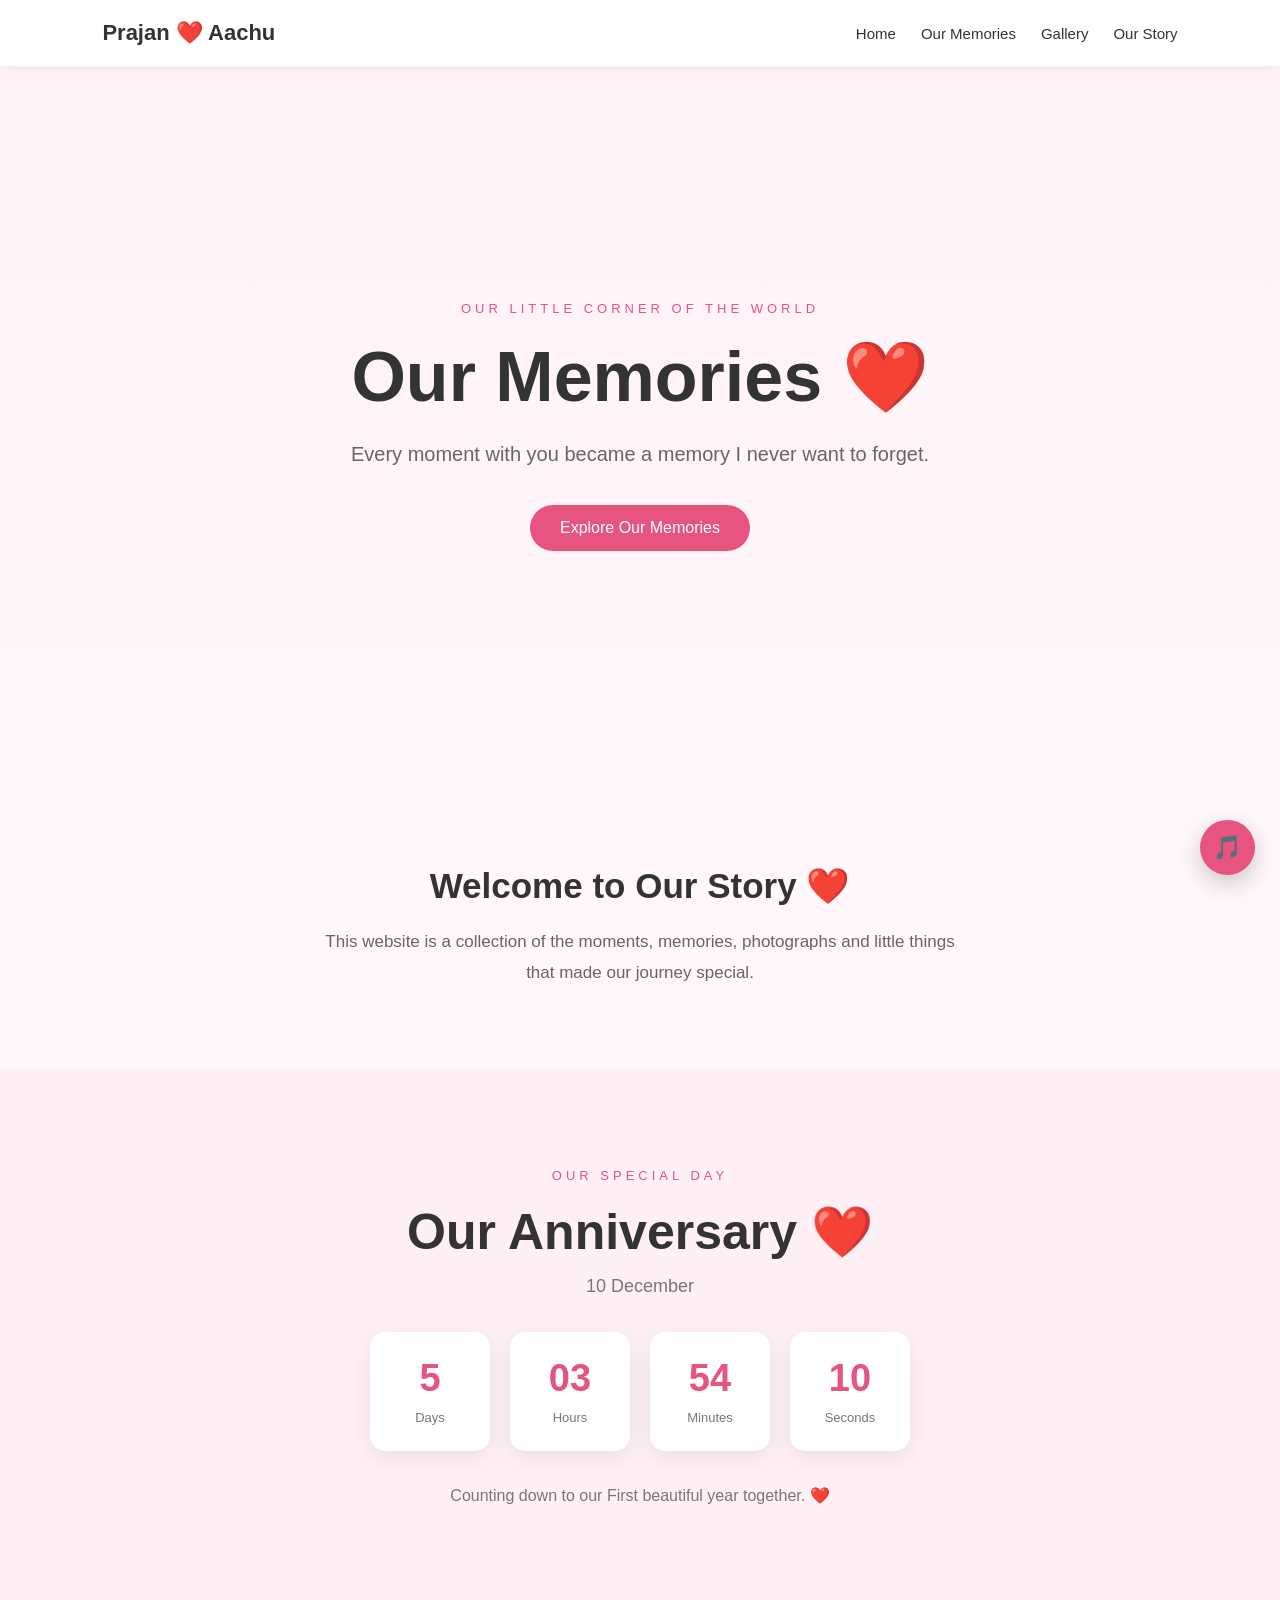
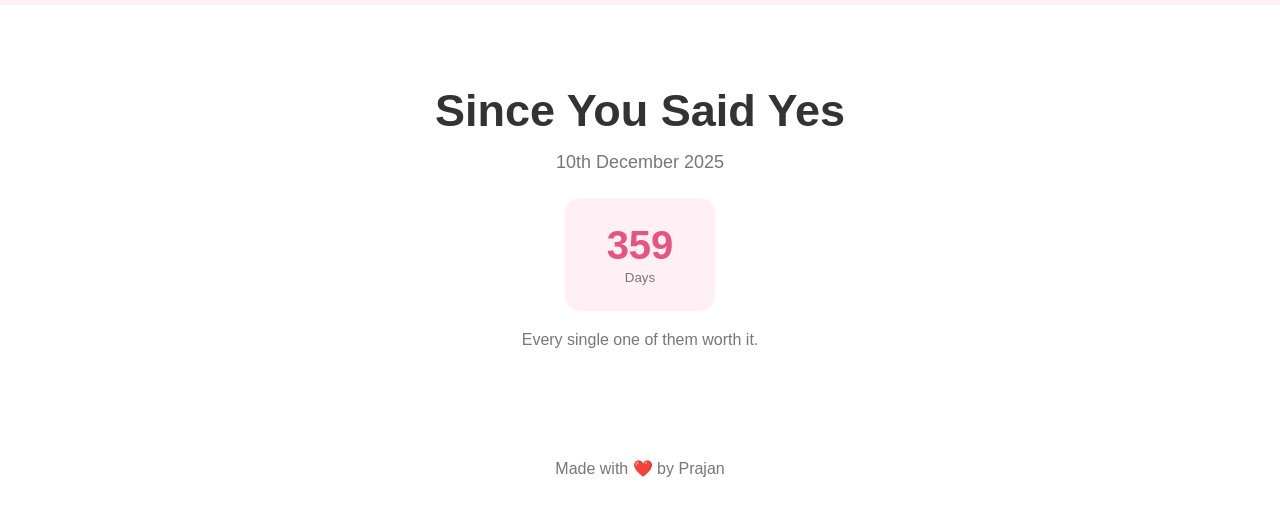
<file: index.html>
<!DOCTYPE html>
<html lang="en">

<head>

    <meta charset="UTF-8">

    <meta name="viewport" content="width=device-width, initial-scale=1.0">

    <title>Our Memories ❤️</title>

    <link rel="stylesheet" href="css/style.css">

</head>

<body>
    <audio id="backgroundMusic" loop>
    <source src="music/our-song.mp3" type="audio/mpeg">
</audio>

<button class="music-button" onclick="toggleMusic()">
    🎵
</button>

    <nav class="navbar">

        <div class="logo">
            Prajan ❤️ Aachu
        </div>

        <div class="nav-links">

            <a href="index.html">Home</a>

            <a href="memories.html">Our Memories</a>

            <a href="gallery.html">Gallery</a>

            <a href="about.html">Our Story</a>

        </div>

    </nav>


    <section class="hero">

        <div class="hero-content">

            <p class="small-title">
                OUR LITTLE CORNER OF THE WORLD
            </p>

            <h1>
                Our Memories ❤️
            </h1>

            <p class="subtitle">
                Every moment with you became a memory
                I never want to forget.
            </p>

            <a href="memories.html" class="button">
                Explore Our Memories
                
            </a>

        </div>

    </section>


<section class="intro">

    <h2>
        Welcome to Our Story ❤️
    </h2>

    <p>
        This website is a collection of the moments,
        memories, photographs and little things
        that made our journey special.
    </p>

</section>



<!-- ANNIVERSARY COUNTDOWN -->

<section class="anniversary">

    <p class="small-title">
        OUR SPECIAL DAY
    </p>

    <h2>
        Our Anniversary ❤️
    </h2>

    <p class="anniversary-date">
        10 December
    </p>

    <div class="countdown">

        <div class="time-box">
            <span id="days">0</span>
            <small>Days</small>
        </div>

        <div class="time-box">
            <span id="hours">0</span>
            <small>Hours</small>
        </div>

        <div class="time-box">
            <span id="minutes">0</span>
            <small>Minutes</small>
        </div>

        <div class="time-box">
            <span id="seconds">0</span>
            <small>Seconds</small>
        </div>

    </div>

    <p class="anniversary-message">
        Counting down to our First beautiful year together. ❤️
    </p>

</section>

<section class="since-proposal">
    <h2>Since You Said Yes</h2>
    <p class="since-proposal-date">10th December 2025</p>

    <div class="since-box">
        <span id="sinceProposal">0</span>
        <small>Days</small>
    </div>

    <p class="since-proposal-message">Every single one of them worth it.</p>
</section>

    <footer>

        <p>
            Made with ❤️ by Prajan
        </p>

    </footer>
 
    <script src="js/script.js"></script>

</body>

</html>
</file>
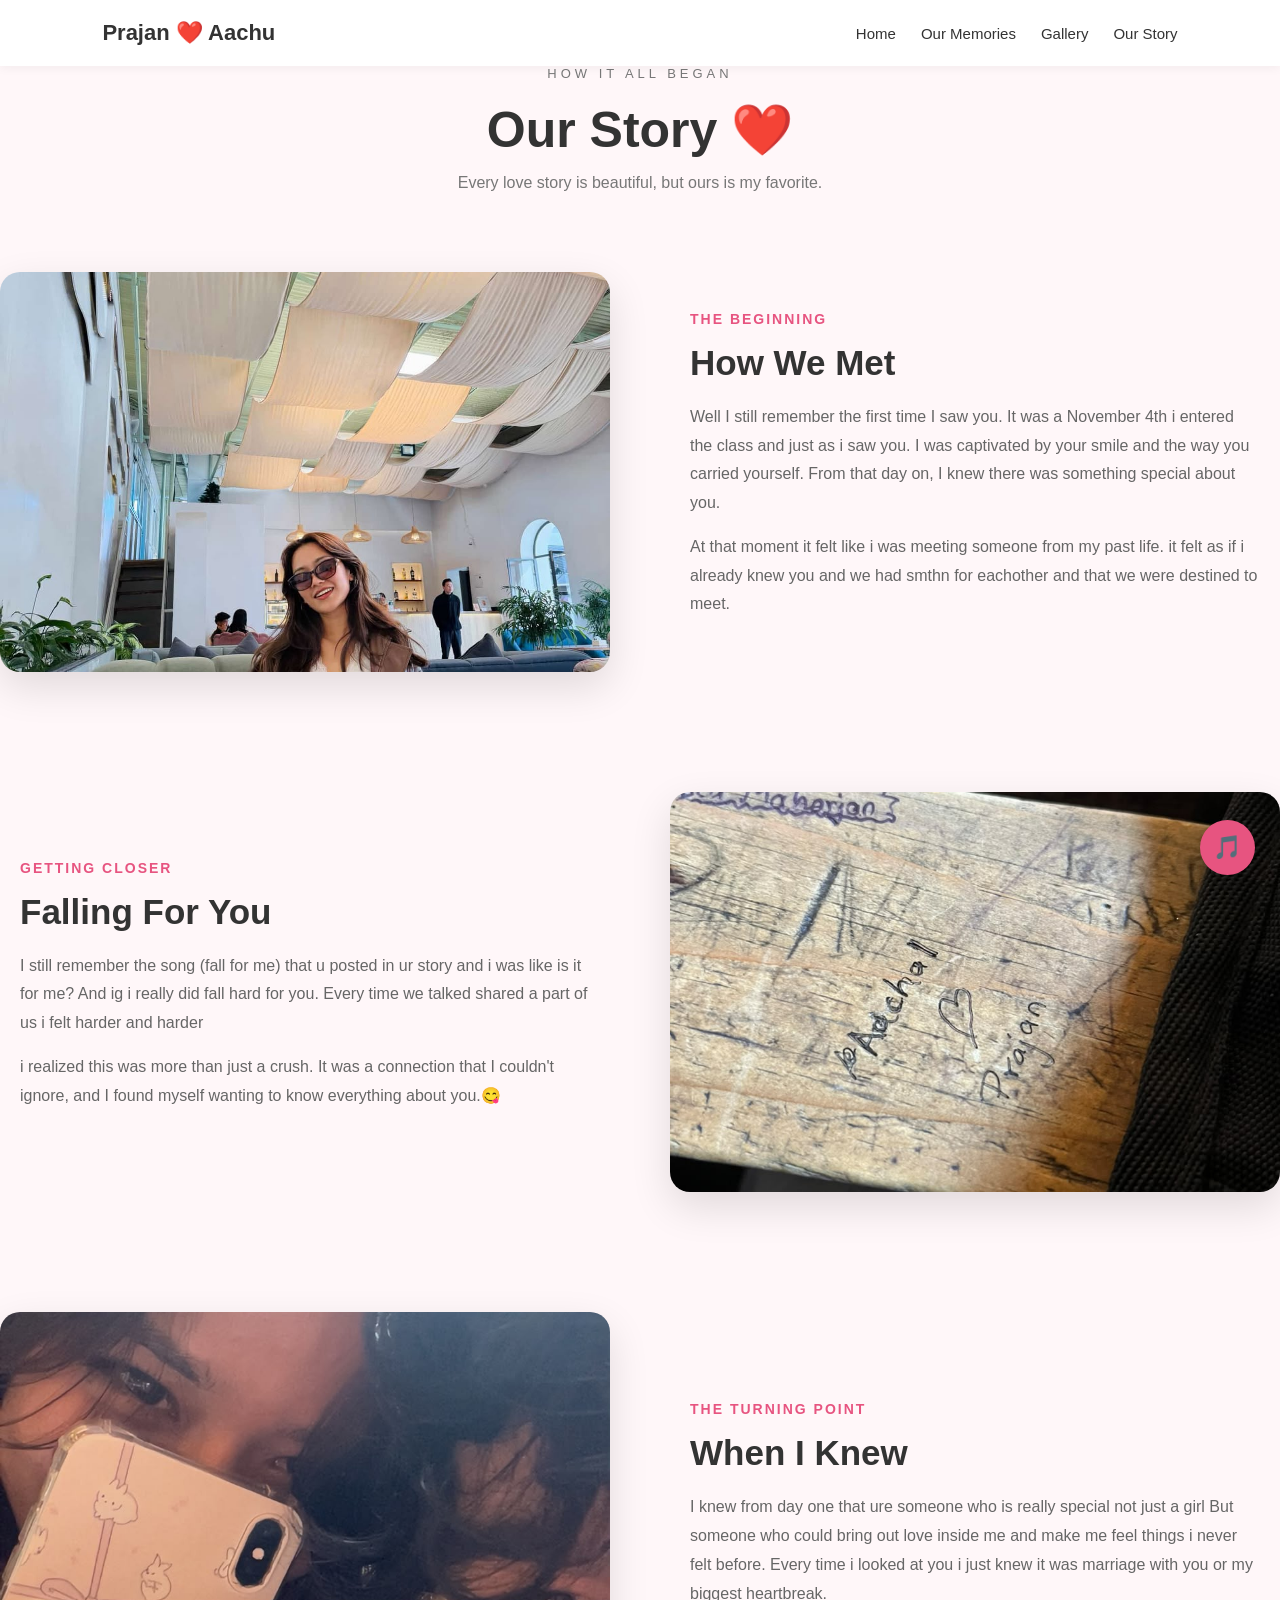
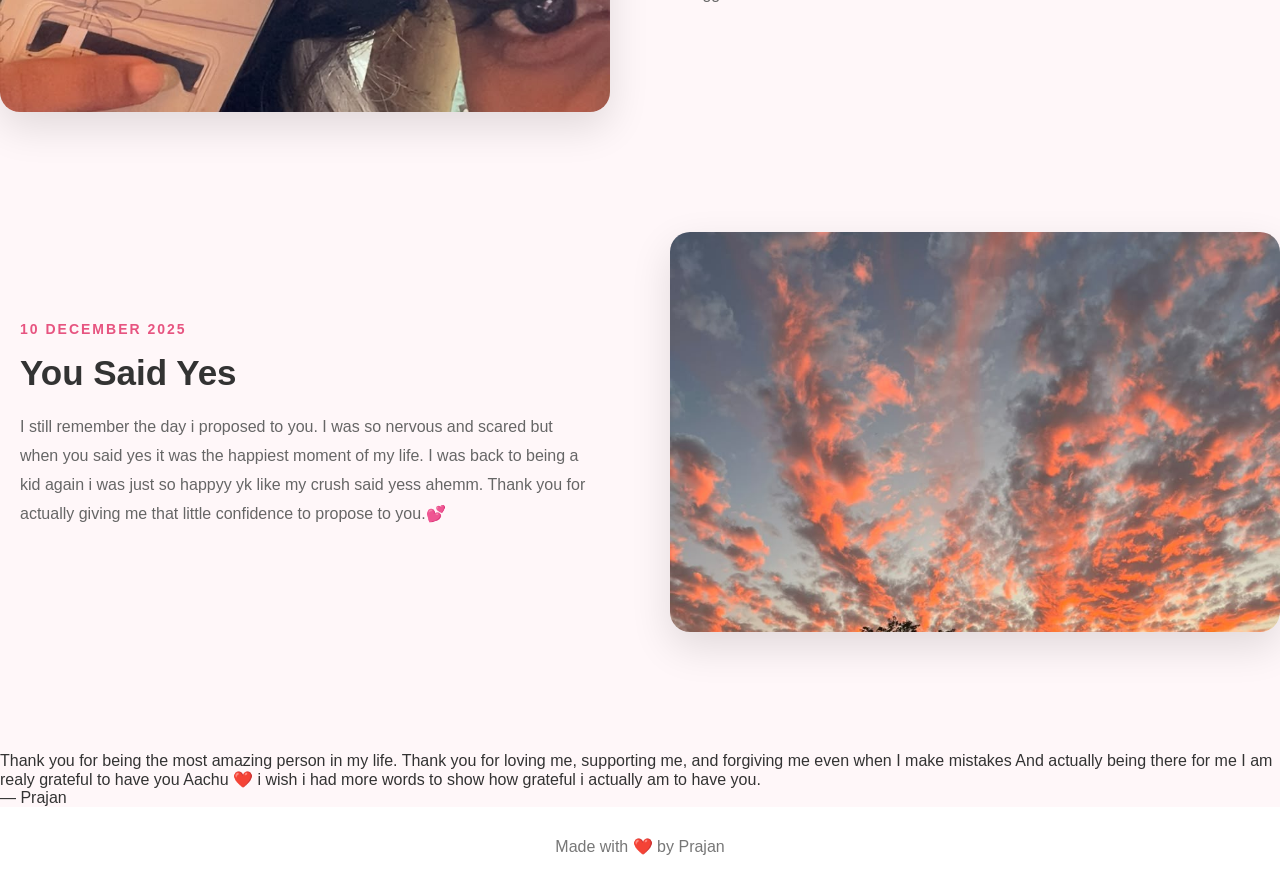
<file: about.html>
<!DOCTYPE html>
<html lang="en">

<head>

    <meta charset="UTF-8">

    <meta name="viewport" content="width=device-width, initial-scale=1.0">

    <title>Our Story ❤️</title>

    <link rel="stylesheet" href="css/style.css">

</head>

<body>
    <audio id="backgroundMusic" loop>
    <source src="music/our-song.mp3" type="audio/mpeg">
</audio>

<button class="music-button" onclick="toggleMusic()">
    🎵
</button>

    <nav class="navbar">

        <div class="logo">
            Prajan ❤️ Aachu
        </div>

        <div class="nav-links">

            <a href="index.html">Home</a>
            <a href="memories.html">Our Memories</a>
            <a href="gallery.html">Gallery</a>
            <a href="about.html">Our Story</a>

        </div>

    </nav>


    <section class="about-page">

        <div class="page-heading">

            <p class="small-title">
                HOW IT ALL BEGAN
            </p>

            <h1>
                Our Story ❤️
            </h1>

            <p>
                Every love story is beautiful, but ours is my favorite.
            </p>

        </div>


        <!-- HOW WE MET -->

        <div class="memory">

            <div class="memory-image">

                <img src="images/about1.jpg" alt="How we met">

            </div>

            <div class="memory-content">

                <span class="memory-date">
                    THE BEGINNING
                </span>

                <h2>
                    How We Met
                </h2>

                <p>
                    Well I still remember the first time I saw you. 
                    It was a November 4th i entered the class and just as i saw you. 
                    I was captivated by your smile and the way you carried yourself.
                     From that day on, I knew there was something special about you.
                </p>

                <p>
                    At that moment it felt like i was meeting someone from my past life. 
                    it felt as if i already knew you and we had smthn for eachother and that we were destined to meet.
                </p>

            </div>

        </div>


        <!-- GETTING CLOSER -->

        <div class="memory reverse">

            <div class="memory-image">

                <img src="images/about2.jpg" alt="Getting to know each other">

            </div>

            <div class="memory-content">

                <span class="memory-date">
                    GETTING CLOSER
                </span>

                <h2>
                    Falling For You
                </h2>

                <p>
                    I still remember the song (fall for me) that u posted in ur story and i was like is it for me?
                    And ig i really did fall hard for you. 
                    Every time we talked shared a part of us i felt harder and harder 
                </p>

                <p>
                    i realized this was more than just a crush.
                     It was a connection that I couldn't ignore, 
                     and I found myself wanting to know everything about you.😋
                </p>

            </div>

        </div>


        <!-- THE TURNING POINT -->

        <div class="memory">

            <div class="memory-image">

                <img src="images/about3.jpg" alt="The turning point">

            </div>

            <div class="memory-content">

                <span class="memory-date">
                    THE TURNING POINT
                </span>

                <h2>
                    When I Knew
                </h2>

                <p>
                    I knew from day one that ure someone who is really special not just a girl 
                    But someone who could bring out love inside me and make me feel things i never felt before.
                    Every time i looked at you i just knew it was marriage with you or my biggest heartbreak.
                </p>

            </div>

        </div>


        <!-- THE PROPOSAL -->

        <div class="memory reverse">

            <div class="memory-image">

                <img src="images/about4.jpg" alt="The proposal">

            </div>

            <div class="memory-content">

                <span class="memory-date">
                    10 DECEMBER 2025
                </span>

                <h2>
                    You Said Yes
                </h2>

                <p>
                    I still remember the day i proposed to you. 
                    I was so nervous and scared but when you said yes it was the happiest moment of my life. 
                    I was back to being a kid again i was just so happyy yk like my crush said yess ahemm.
                    Thank you for actually giving me that little confidence to propose to you.💕
                </p>

            </div>

        </div>


        <!-- CLOSING MESSAGE -->

        <div class="about-closing">

            <p class="about-closing-message">
                Thank you for being the most amazing person in my life.
                Thank you for loving me, supporting me, and forgiving me even when I make mistakes
                And actually being there for me 
                I am realy grateful to have you Aachu  ❤️

                i wish i had more words to show how grateful i actually am to have you.
            </p>

            <p class="about-closing-signature">
                — Prajan
            </p>

        </div>

    </section>


    <footer>

        <p>
            Made with ❤️ by Prajan
        </p>

    </footer>
    <script src="js/script.js"></script>

</body>

</html>
</file>
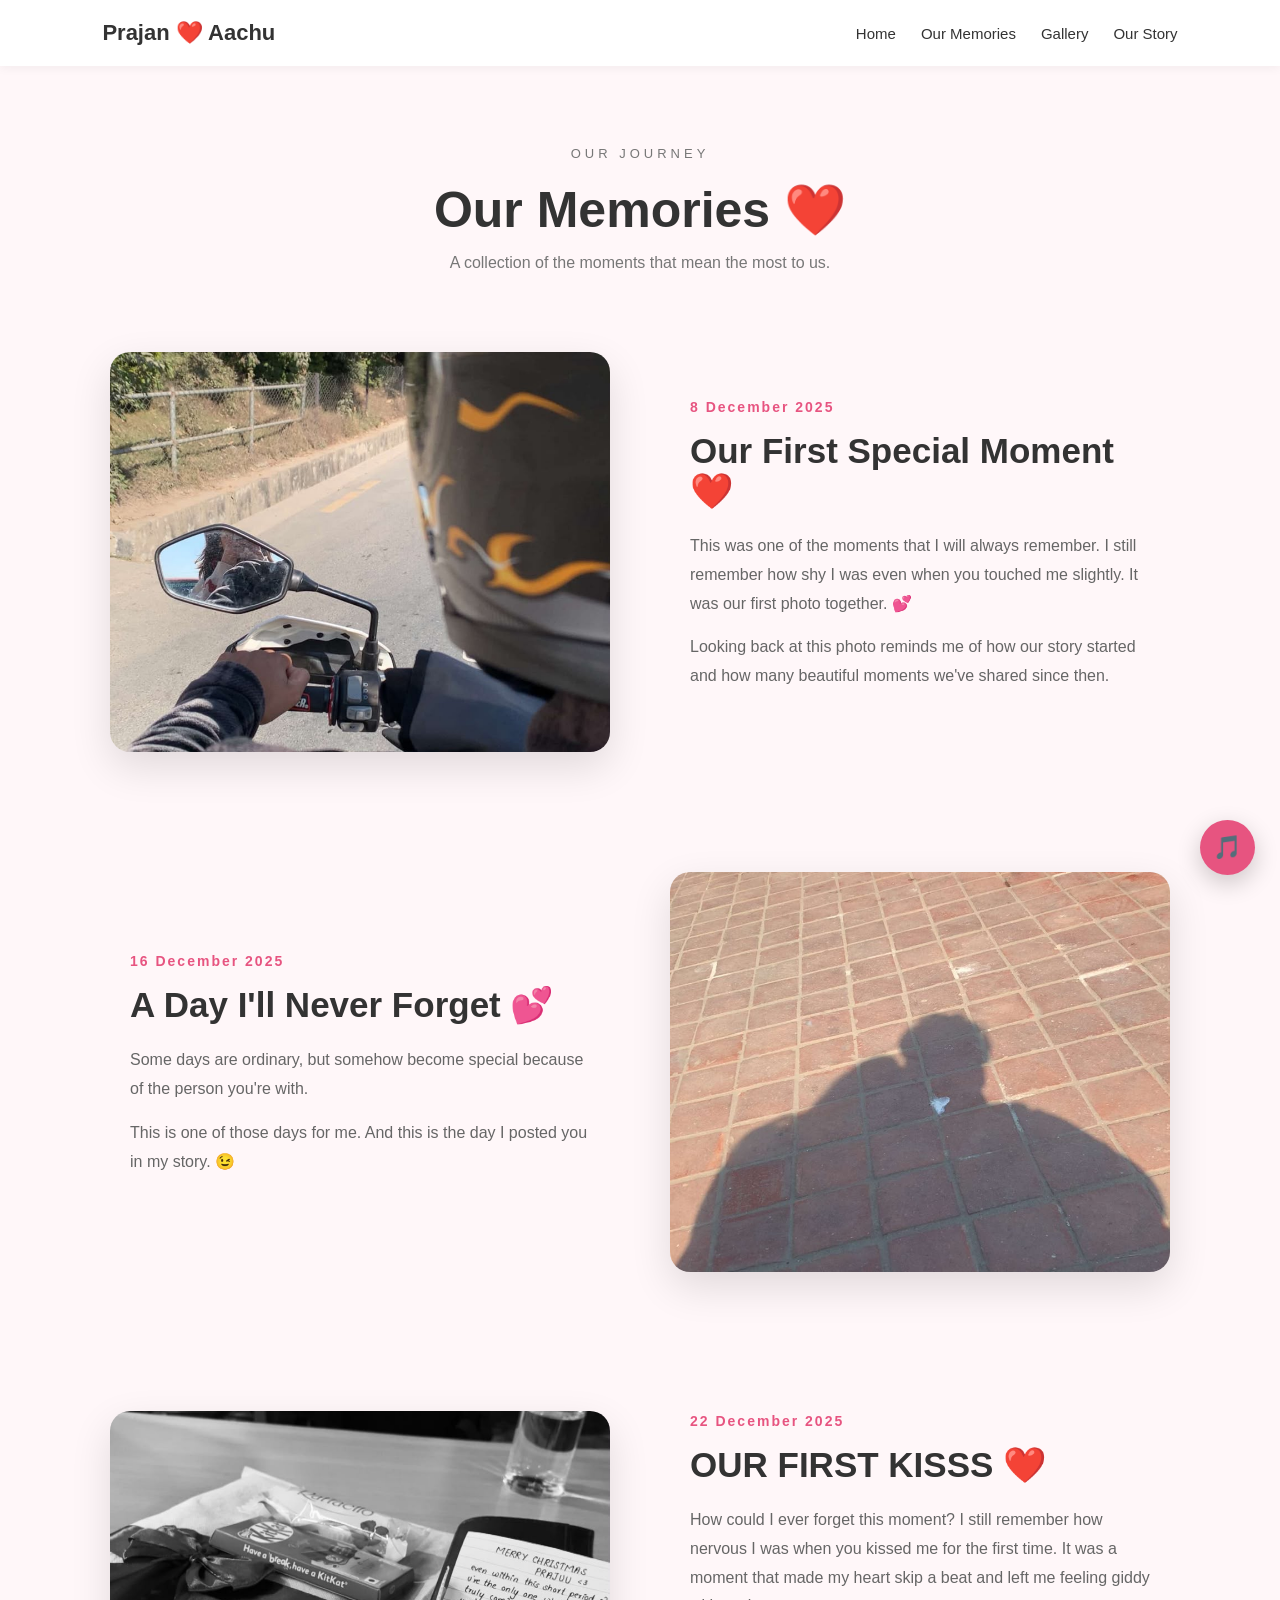
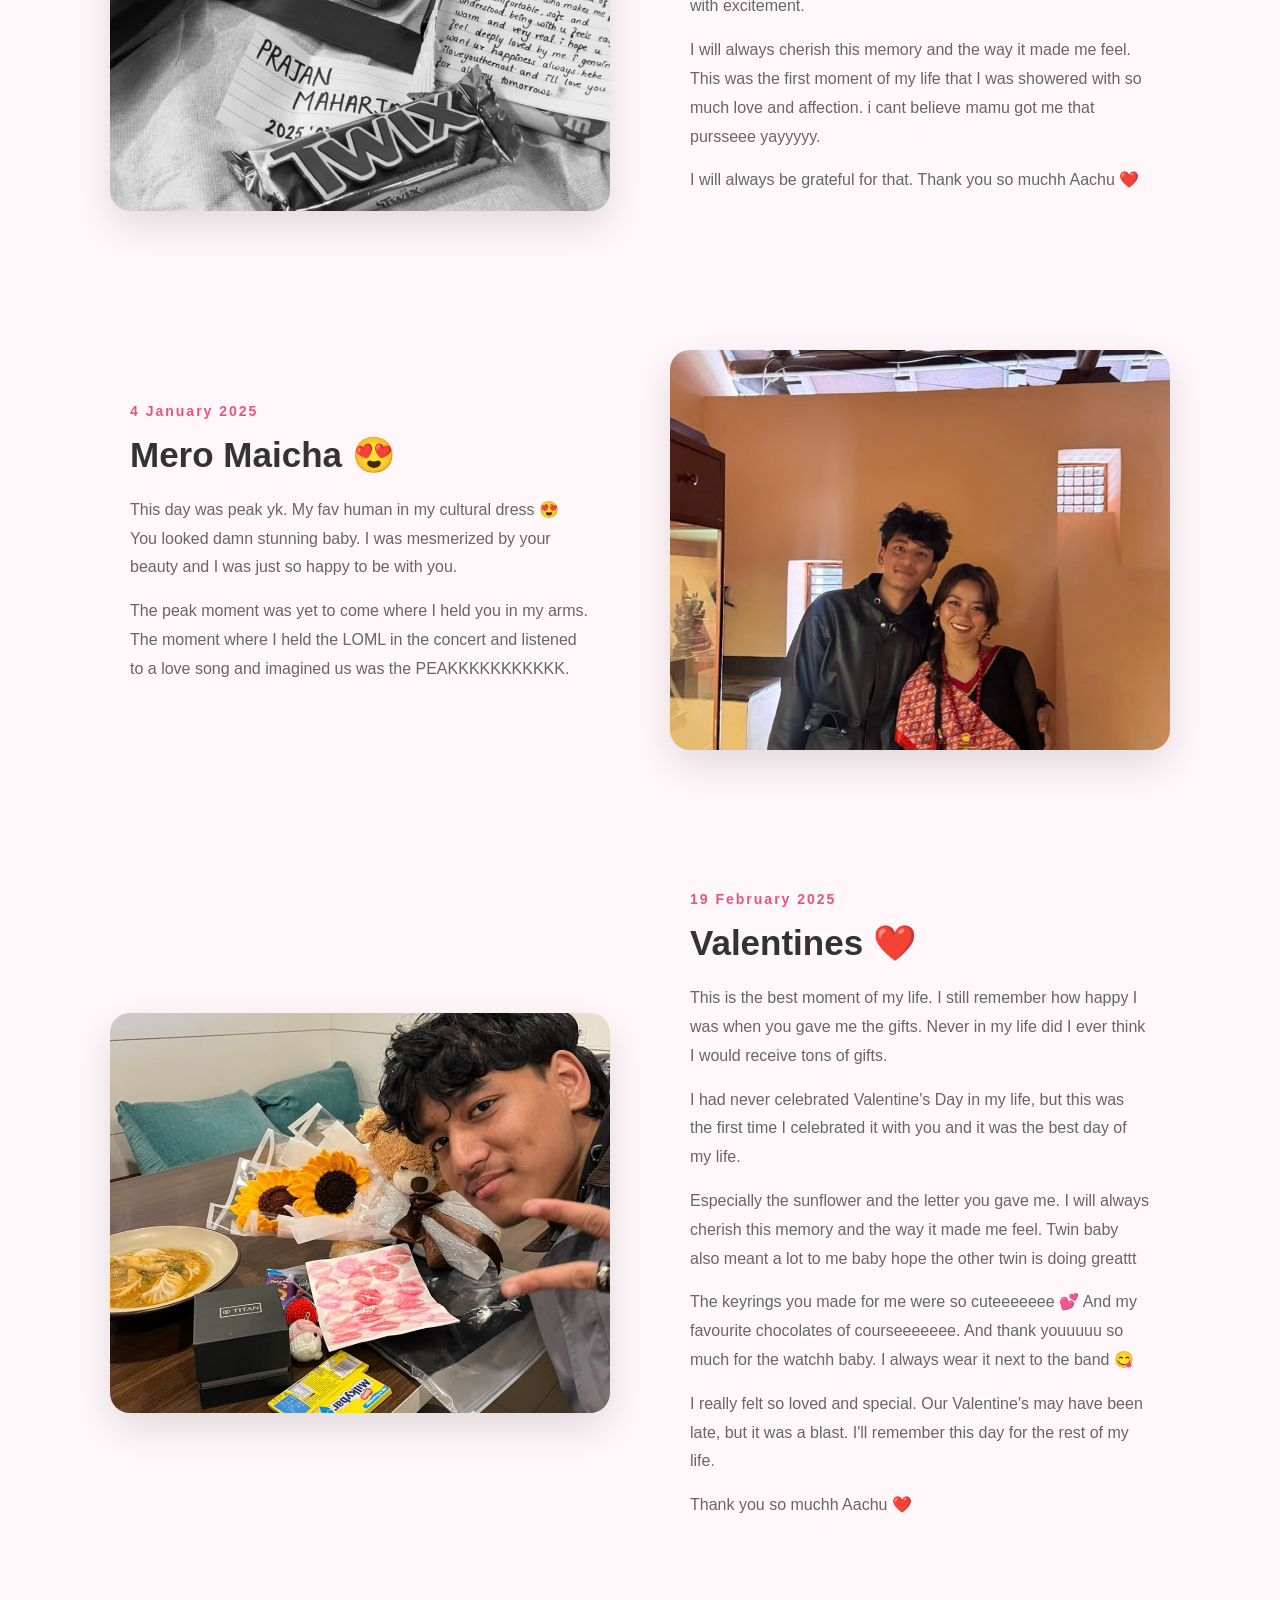
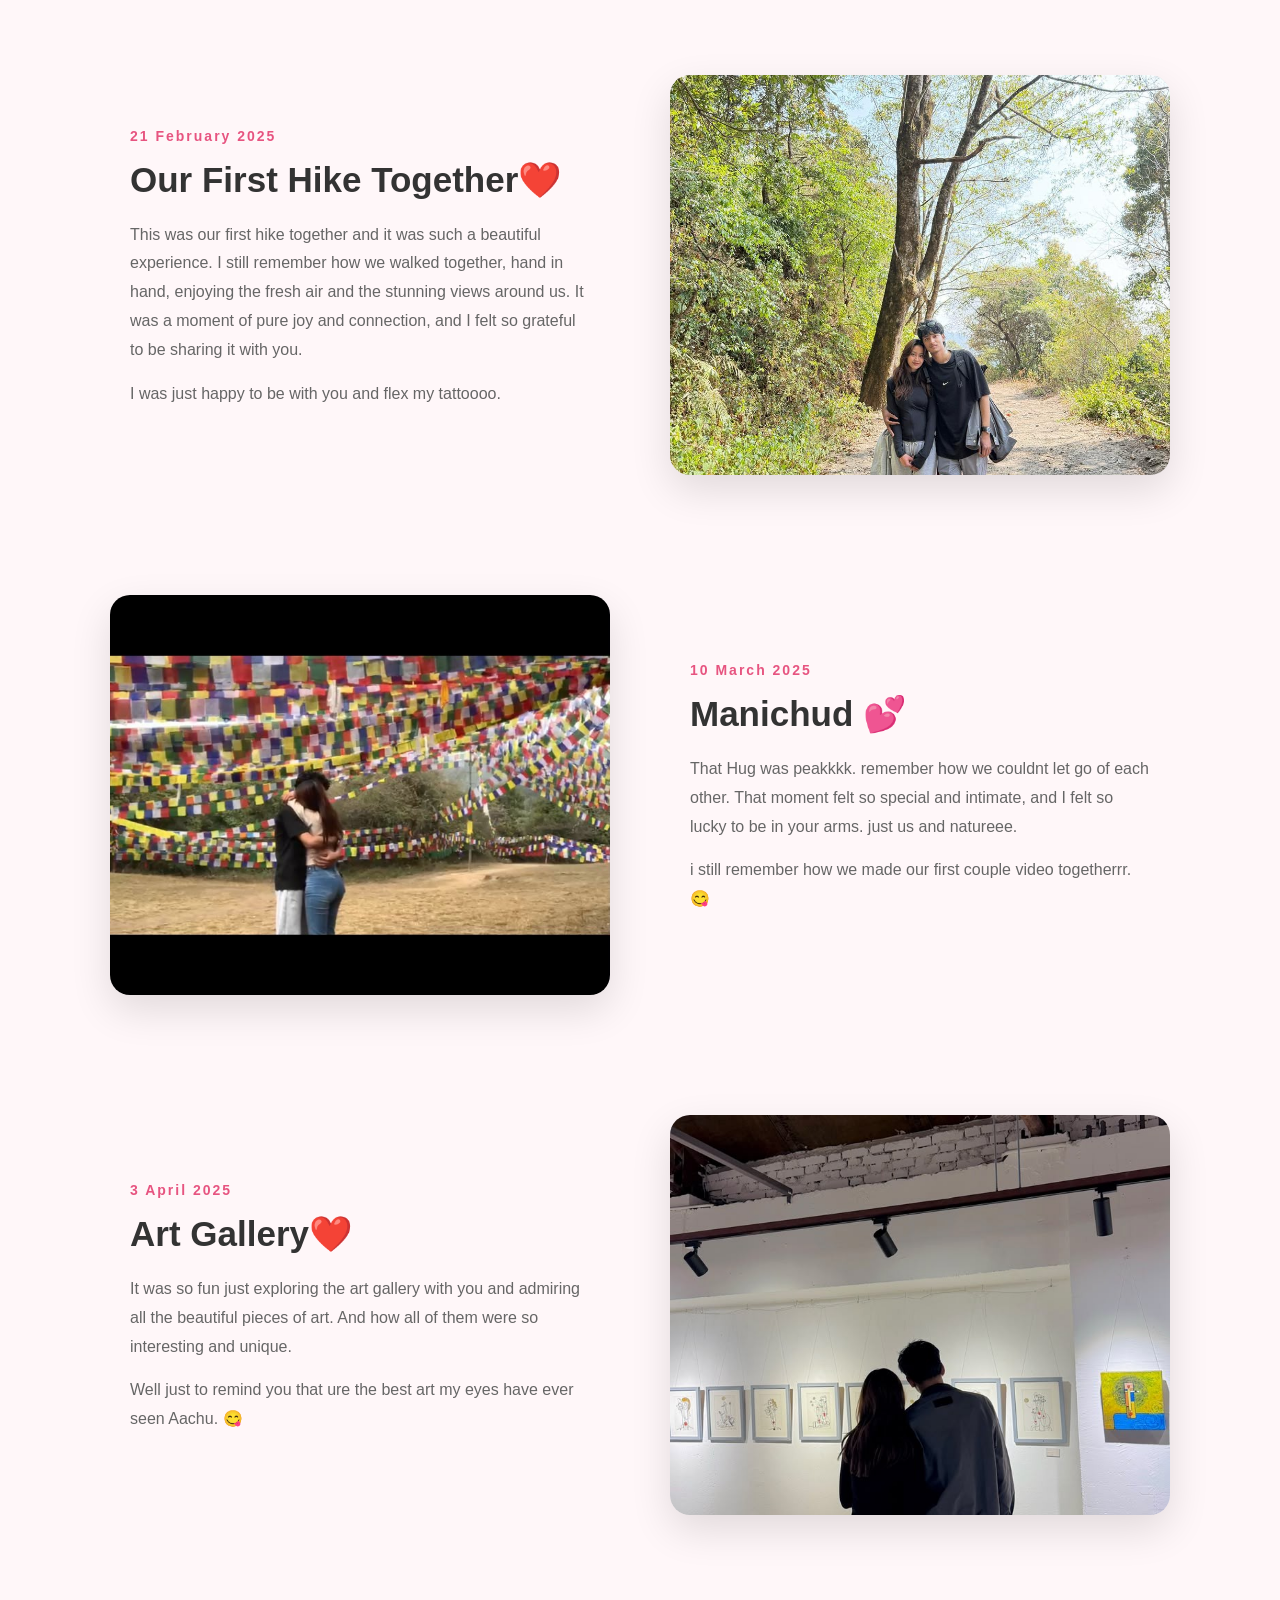
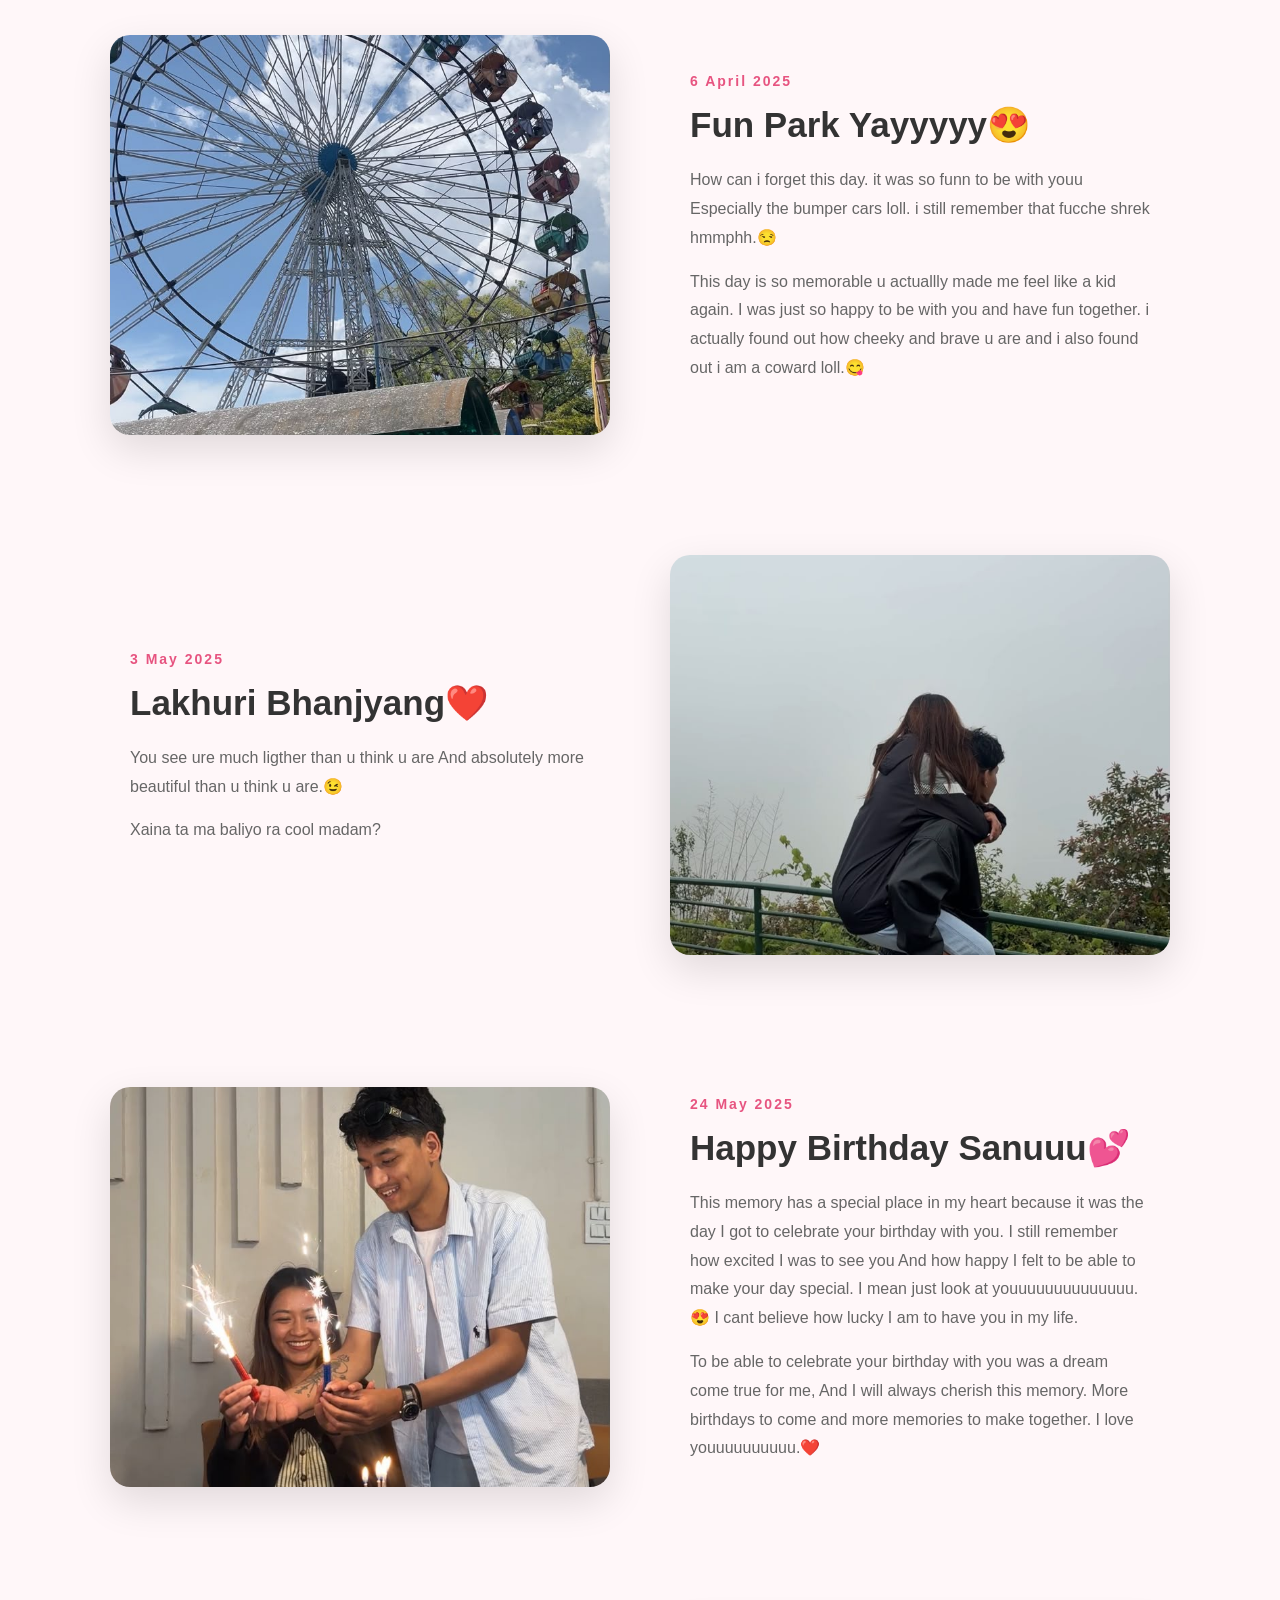
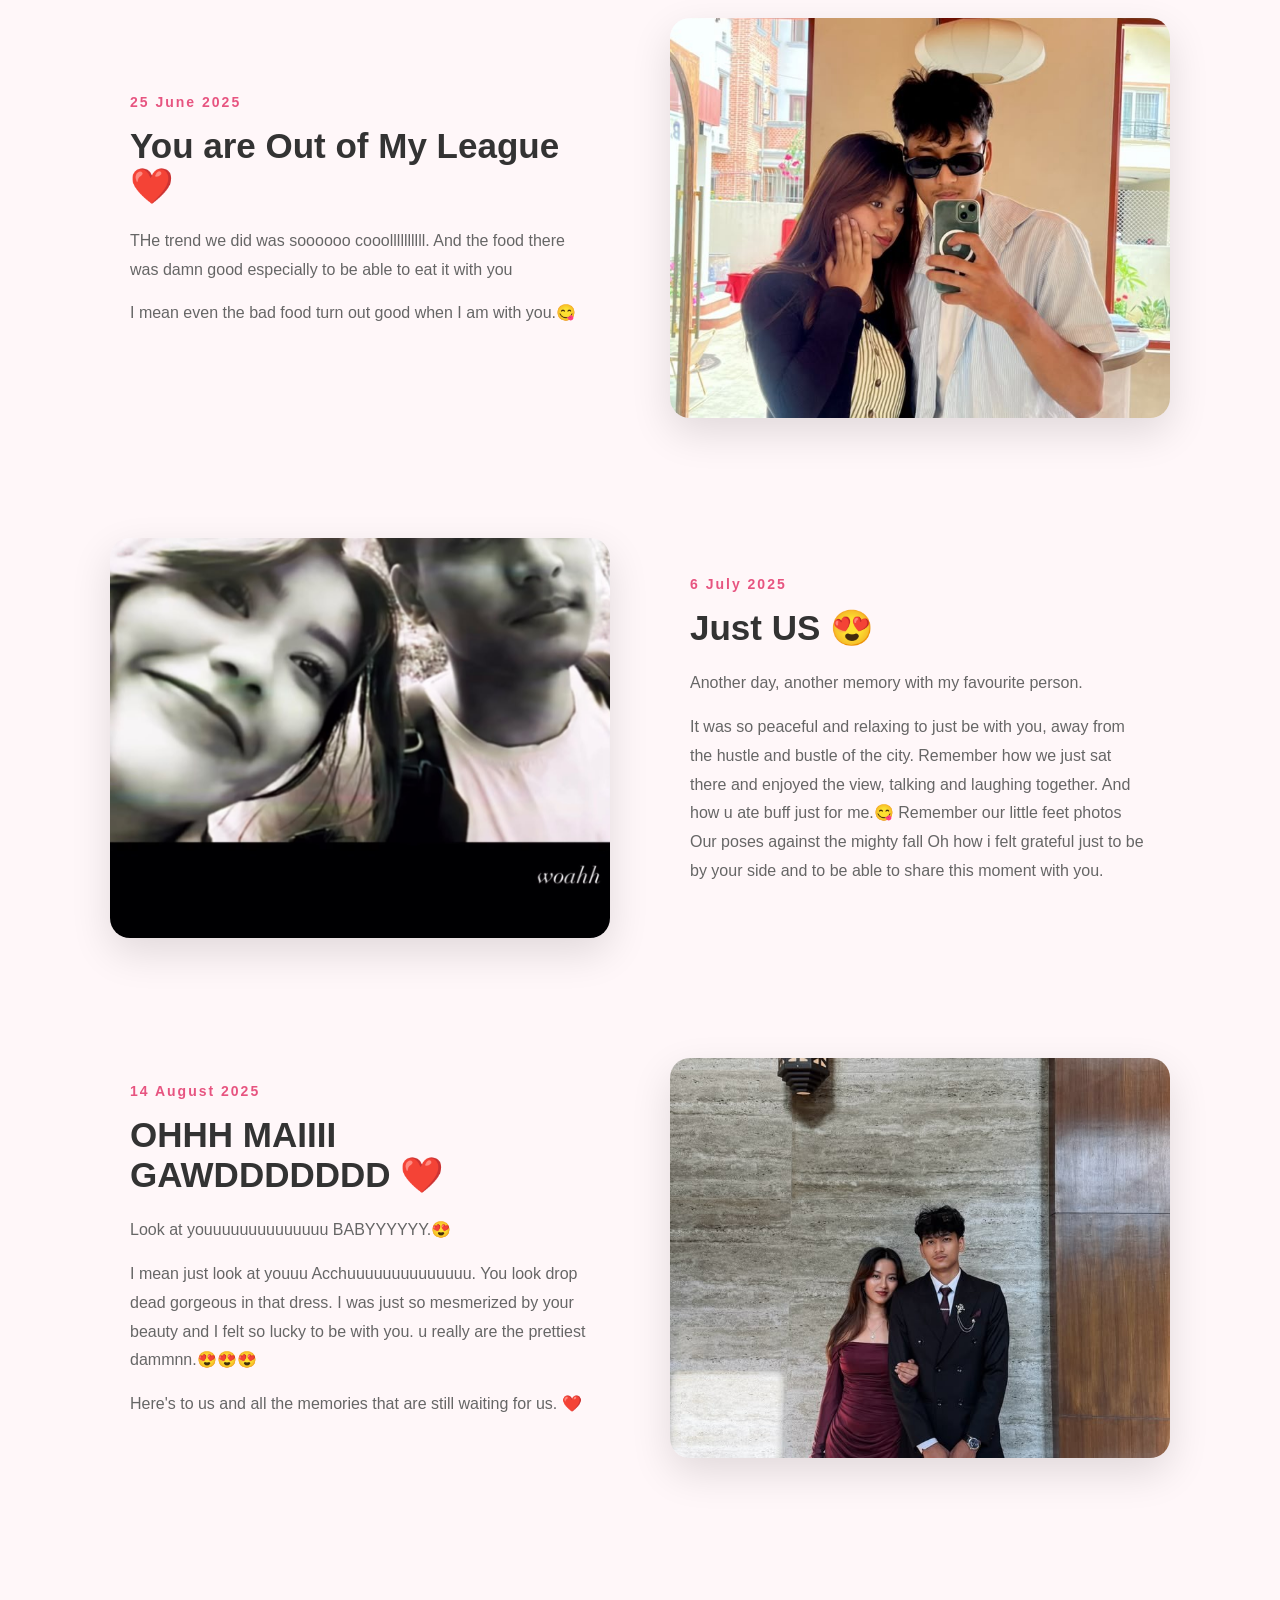
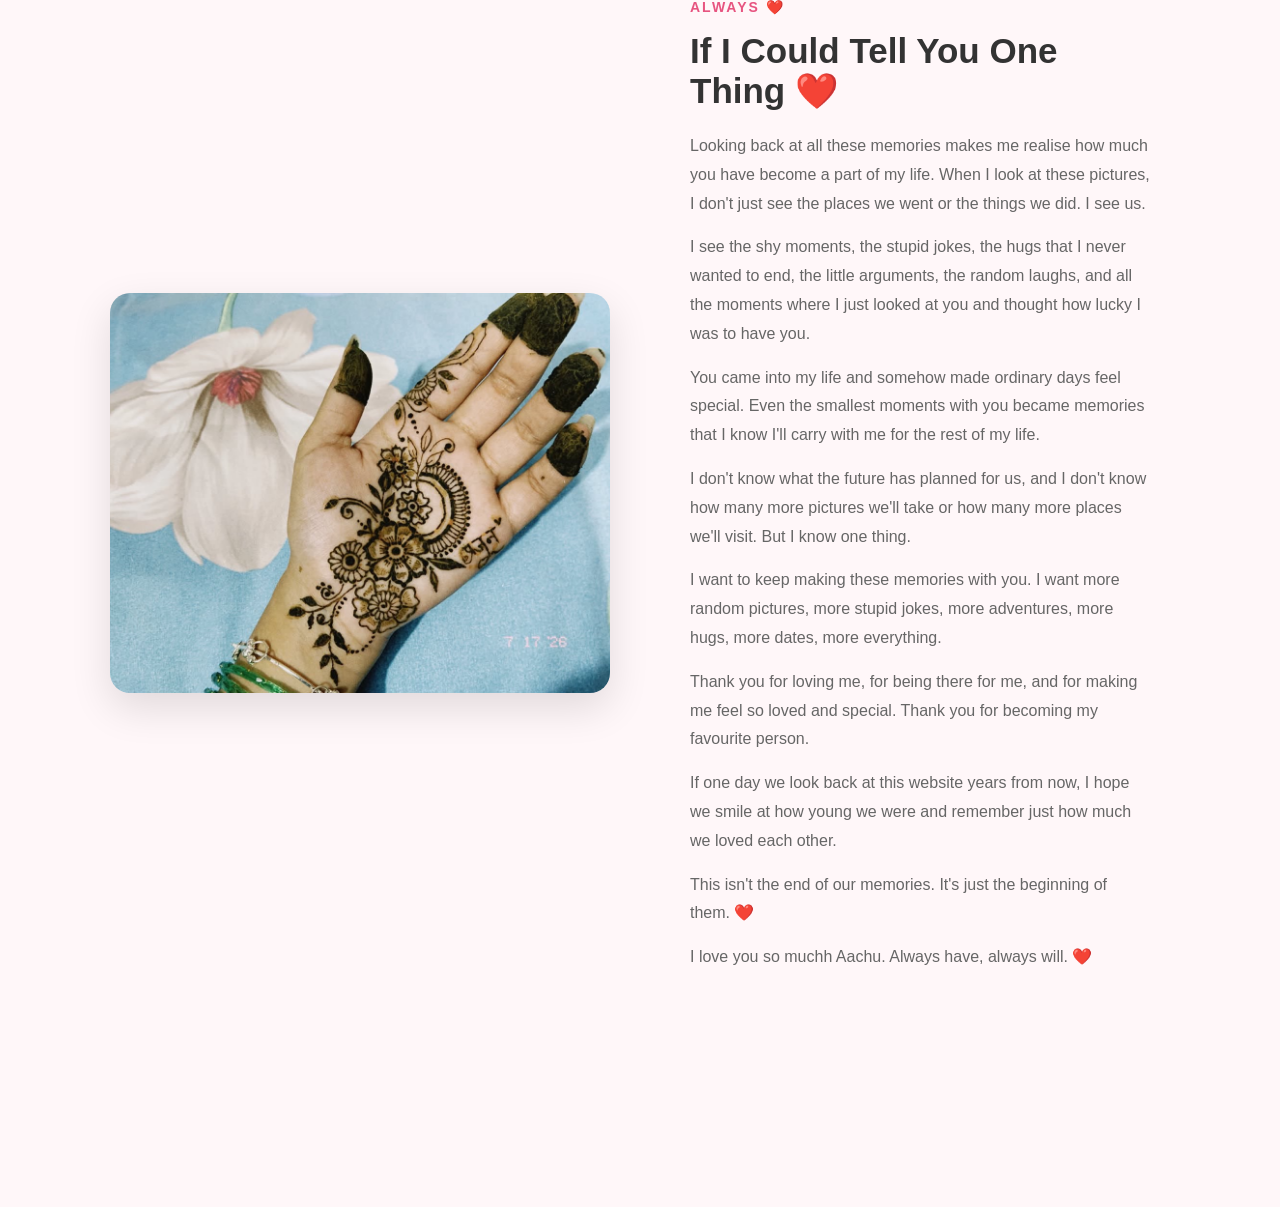
<file: memories.html>
<!DOCTYPE html>
<html lang="en">

<head>

    <meta charset="UTF-8">
    <meta name="viewport" content="width=device-width, initial-scale=1.0">

    <title>Our Memories ❤️</title>

    <link rel="stylesheet" href="css/style.css">

</head>

<body>
<audio id="backgroundMusic" loop>
    <source src="music/our-song.mp3" type="audio/mpeg">
</audio>

<button class="music-button" onclick="toggleMusic()">
    🎵
</button>

    <!-- =========================
         NAVBAR
    ========================= -->

    <nav class="navbar">

        <div class="logo">
            Prajan ❤️ Aachu
        </div>

        <div class="nav-links">

            <a href="index.html">Home</a>

            <a href="memories.html">Our Memories</a>

            <a href="gallery.html">Gallery</a>

            <a href="about.html">Our Story</a>

        </div>

    </nav>



    <!-- =========================
         MEMORIES
    ========================= -->

    <section class="memories-page">


        <!-- PAGE HEADING -->

        <div class="page-heading">

            <p class="small-title">
                OUR JOURNEY
            </p>

            <h1>
                Our Memories ❤️
            </h1>

            <p>
                A collection of the moments that mean
                the most to us.
            </p>

        </div>



        <!-- =========================
             MEMORY 1
        ========================= -->

        <div class="memory">

            <div class="memory-image">

                <img
                    src="images/memory1.jpg"
                    alt="Our first photo together"
                >

            </div>


            <div class="memory-content">

                <span class="memory-date">
                    8 December 2025
                </span>

                <h2>
                    Our First Special Moment ❤️
                </h2>

                <p>
                    This was one of the moments that I
                    will always remember. I still remember
                    how shy I was even when you touched me
                    slightly. It was our first photo together. 💕
                </p>

                <p>
                    Looking back at this photo reminds me
                    of how our story started and how many
                    beautiful moments we've shared since then.
                </p>

            </div>

        </div>



        <!-- =========================
             MEMORY 2
        ========================= -->

        <div class="memory reverse">

            <div class="memory-image">

                <img
                    src="images/memory2.jpg"
                    alt="Another special memory"
                >

            </div>


            <div class="memory-content">

                <span class="memory-date">
                    16 December 2025
                </span>

                <h2>
                    A Day I'll Never Forget 💕
                </h2>

                <p>
                    Some days are ordinary, but somehow
                    become special because of the person
                    you're with.
                </p>

                <p>
                    This is one of those days for me.
                    And this is the day I posted you
                    in my story. 😉
                </p>

            </div>

        </div>



        <!-- =========================
             MEMORY 3
        ========================= -->

        <div class="memory">

            <div class="memory-image">

                <img
                    src="images/memory3.jpg"
                    alt="Our first kiss"
                >

            </div>


            <div class="memory-content">

                <span class="memory-date">
                    22 December 2025
                </span>

                <h2>
                    OUR FIRST KISSS ❤️
                </h2>

                <p>
                    How could I ever forget this moment?
                    I still remember how nervous I was
                    when you kissed me for the first time.
                    It was a moment that made my heart
                    skip a beat and left me feeling giddy
                    with excitement.
                </p>

                <p>
                    I will always cherish this memory
                    and the way it made me feel.
                    This was the first moment of my life
                    that I was showered with so much love
                    and affection. i cant believe mamu got me that pursseee yayyyyy.
                </p>

                <p>
                    I will always be grateful for that.
                    Thank you so muchh Aachu ❤️
                </p>

            </div>

        </div>



        <!-- =========================
             MEMORY 4
        ========================= -->

        <div class="memory reverse">

            <div class="memory-image">

                <img
                    src="images/memory4.jpg"
                    alt="Mero Maicha"
                >

            </div>


            <div class="memory-content">

                <span class="memory-date">
                    4 January 2025
                </span>

                <h2>
                    Mero Maicha 😍
                </h2>

                <p>
                    This day was peak yk.
                    My fav human in my cultural dress 😍
                    You looked damn stunning baby.
                    I was mesmerized by your beauty and
                    I was just so happy to be with you.
                </p>

                <p>
                    The peak moment was yet to come where
                    I held you in my arms.
                    The moment where I held the LOML
                    in the concert and listened to a love
                    song and imagined us was the
                    PEAKKKKKKKKKKK.
                </p>

            </div>

        </div>



        <!-- =========================
             MEMORY 5
        ========================= -->

        <div class="memory">

            <div class="memory-image">

                <img
                    src="images/memory6.jpg"
                    alt="Valentines Day"
                >

            </div>


            <div class="memory-content">

                <span class="memory-date">
                    19 February 2025
                </span>

                <h2>
                    Valentines ❤️
                </h2>

                <p>
                    This is the best moment of my life.
                    I still remember how happy I was
                    when you gave me the gifts.
                    Never in my life did I ever think
                    I would receive tons of gifts.
                </p>

                <p>
                    I had never celebrated Valentine's Day
                    in my life, but this was the first time
                    I celebrated it with you and it was
                    the best day of my life.
                </p>

                <p>
                    Especially the sunflower and the letter
                    you gave me. I will always cherish this
                    memory and the way it made me feel. Twin baby also meant a lot to me baby 
                    hope the other twin is doing greattt
                </p>

                <p>
                    The keyrings you made for me were
                    so cuteeeeeee 💕
                    And my favourite chocolates of courseeeeeee.
                    And thank youuuuu so much for the watchh baby.
                    I always wear it next to the band 😋
                </p>

                <p>
                    I really felt so loved and special.
                    Our Valentine's may have been late,
                    but it was a blast.
                    I'll remember this day for the rest
                    of my life.
                </p>

                <p>
                    Thank you so muchh Aachu ❤️
                </p>

            </div>

        </div>



        <!-- =========================
             MEMORY 6
        ========================= -->

        <div class="memory reverse">

            <div class="memory-image">

                <img
                    src="images/hike.jpg"
                    alt="Another beautiful memory"
                >

            </div>


            <div class="memory-content">

                <span class="memory-date">
                    21 February 2025
                </span>

                <h2>
                    Our First Hike Together❤️
                </h2>

                <p>
                    This was our first hike together and it was such a beautiful experience.
                    I still remember how we walked together, hand in hand, enjoying the fresh air and the stunning views around us.
                     It was a moment of pure joy and connection, and I felt so grateful to be sharing it with you.
                </p>

                <p>
                    I was just happy to be with you and flex my tattoooo.
                </p>

            </div>

        </div>



        <!-- =========================
             MEMORY 7
        ========================= -->

        <div class="memory">

            <div class="memory-image">

                <img
                    src="images/manichud.jpg"
                    alt="Another memory"
                >

            </div>


            <div class="memory-content">

                <span class="memory-date">
                    10 March 2025
                </span>

                <h2>
                    Manichud 💕
                </h2>

                <p>
                    That Hug was peakkkk. remember how we couldnt let go of each other. 
                    That moment felt so special and intimate, and I felt so lucky to be in your arms.
                    just us and natureee.
                </p>

                <p>
                    i still remember how we made our first couple video togetherrr.😋
                </p>

            </div>

        </div>



        <!-- =========================
             MEMORY 8
        ========================= -->

        <div class="memory reverse">

            <div class="memory-image">

                <img
                    src="images/second.jpg"
                    alt="Another special memory"
                >

            </div>


            <div class="memory-content">

                <span class="memory-date">
                    3 April 2025
                </span>

                <h2>
                    Art Gallery❤️
                </h2>

                <p>
                    It was so fun just exploring the art gallery with you and admiring all the beautiful pieces of art.
                    And how all of them were so interesting and unique.
                </p>

                <p>
                    Well just to remind you that ure the best art my eyes have ever seen Aachu. 😋
                </p>

            </div>

        </div>



        <!-- =========================
             MEMORY 9
        ========================= -->

        <div class="memory">

            <div class="memory-image">

                <img
                    src="images/funpark.jpg"
                    alt="Our special memory"
                >

            </div>


            <div class="memory-content">

                <span class="memory-date">
                    6 April 2025
                </span>

                <h2>
                    Fun Park Yayyyyy😍
                </h2>

                <p>
                    How can i forget this day. it was so funn to be with youu 
                    Especially the bumper cars loll.
                    i still remember that fucche shrek hmmphh.😒
                
                </p>

                <p>
                    This day is so memorable u actuallly made me feel like a kid again.
                    I was just so happy to be with you and have fun together. 
                    i actually found out how cheeky and brave u are and i also found 
                    out i am a coward loll.😋
                </p>

                

            </div>
        </div>


        <!-- =========================
             MEMORY 10
        ========================= -->

        <div class="memory reverse">

            <div class="memory-image">

                <img
                    src="images/lakhuri.jpg"
                    alt="Another beautiful memory"
                >

            </div>


            <div class="memory-content">

                <span class="memory-date">
                    3 May 2025
                </span>

                <h2>
                    Lakhuri Bhanjyang❤️
                </h2>

                <p>
                    You see ure much ligther than u think u are 
                    And absolutely more beautiful than u think u are.😉
                </p>
                    
                <p>
                    Xaina ta ma baliyo ra cool madam?
                </p>

            </div>

        </div>



        <!-- =========================
             MEMORY 11
        ========================= -->

        <div class="memory">

            <div class="memory-image">

                <img
                    src="images/birthday.jpg"
                    alt="special day special memory"
                >

            </div>


            <div class="memory-content">

                <span class="memory-date">
                    24 May 2025
                </span>

                <h2>
                    Happy Birthday Sanuuu💕
                </h2>

                <p>
                    This memory has a special place in my heart because 
                    it was the day I got to celebrate your birthday with you.
                    I still remember how excited I was to see you 
                    And how happy I felt to be able to make your day special.
                    I mean just look at youuuuuuuuuuuuuu.😍
                    I cant believe how lucky I am to have you in my life.
                </p>

                <p>
                    To be able to celebrate your birthday with you was a dream come true for me,
                    And I will always cherish this memory.
                    More birthdays to come and more memories to make together. I love youuuuuuuuuu.❤️
                </p>

            </div>

        </div>



        <!-- =========================
             MEMORY 12
        ========================= -->

        <div class="memory reverse">

            <div class="memory-image">

                <img
                    src="images/sasa.jpg"
                    alt="One of our favourite memories"
                >

            </div>


            <div class="memory-content">

                <span class="memory-date">
                    25 June 2025
                </span>

                <h2>
                    You are Out of My League ❤️
                </h2>

                <p>
                    THe trend we did was soooooo cooollllllllll.
                    And the food there was damn good especially to be able to eat it with you
                
                </p>

                <p>
                    I mean even the bad food turn out good when I am with you.😋
                </p>

            </div>

        </div>



        <!-- =========================
             MEMORY 13
        ========================= -->

        <div class="memory">

            <div class="memory-image">

                <img
                    src="images/nuwakot.jpg"
                    alt="A special day together"
                >

            </div>


            <div class="memory-content">

                <span class="memory-date">
                    6 July 2025
                </span>

                <h2>
                    Just US 😍
                </h2>

                <p>
                    Another day, another memory with my
                    favourite person.
                </p>

                <p>
                    It was so peaceful and relaxing to just be with you, away from the hustle and bustle of the city.
                    Remember how we just sat there and enjoyed the view, talking and laughing together.
                    And how u ate buff just for me.😋
                    Remember our little feet photos 
                    Our poses against the mighty fall
                    Oh how i felt grateful just to be by your side and to be able to share this moment with you.

                </p>

            </div>

        </div>



        <!-- =========================
             MEMORY 14
        ========================= -->

        <div class="memory reverse">

            <div class="memory-image">

                <img
                    src="images/party.jpg"
                    alt="Our beautiful memory"
                >

            </div>


            <div class="memory-content">

                <span class="memory-date">
                    14 August 2025
                </span>

                <h2>
                    OHHH MAIIII GAWDDDDDDD ❤️
                </h2>

                <p>
                    Look at youuuuuuuuuuuuuu BABYYYYYY.😍
                </p>

                <p>
                    I mean just look at youuu Acchuuuuuuuuuuuuuu.
                    You look drop dead gorgeous in that dress. 
                    I was just so mesmerized by your beauty and I felt so lucky to be with you.
                    u really are the prettiest dammnn.😍😍😍
                
                </p>

                <p>
                    Here's to us and all the memories
                    that are still waiting for us. ❤️
                </p>

            </div>

        </div><!-- =========================
     MEMORY 15
========================= -->

<div class="memory">

    <div class="memory-image">

        <img
            src="images/mehendi.jpg"
            alt="A memory that means everything to us"
        >

    </div>


    <div class="memory-content">

        <span class="memory-date">
            ALWAYS ❤️
        </span>

        <h2>
            If I Could Tell You One Thing ❤️
        </h2>

        <p>
            Looking back at all these memories makes me
            realise how much you have become a part of my life.
            When I look at these pictures, I don't just see
            the places we went or the things we did.
            I see us.
        </p>

        <p>
            I see the shy moments, the stupid jokes,
            the hugs that I never wanted to end,
            the little arguments, the random laughs,
            and all the moments where I just looked at you
            and thought how lucky I was to have you.
        </p>

        <p>
            You came into my life and somehow made ordinary
            days feel special. Even the smallest moments with
            you became memories that I know I'll carry with me
            for the rest of my life.
        </p>

        <p>
            I don't know what the future has planned for us,
            and I don't know how many more pictures we'll take
            or how many more places we'll visit.
            But I know one thing.
        </p>

        <p>
            I want to keep making these memories with you.
            I want more random pictures, more stupid jokes,
            more adventures, more hugs, more dates,
            more everything.
        </p>

        <p>
            Thank you for loving me, for being there for me,
            and for making me feel so loved and special.
            Thank you for becoming my favourite person.
        </p>

        <p>
            If one day we look back at this website years
            from now, I hope we smile at how young we were
            and remember just how much we loved each other.
        </p>

        <p>
            This isn't the end of our memories.
            It's just the beginning of them. ❤️
        </p>

        <p>
            I love you so muchh Aachu.
            Always have, always will. ❤️
        </p>

    </div>

</div>


    </section>
    <script src="js/script.js"></script>

    </body>
    </html>
</file>
<file: css/style.css>
/* =========================
   GLOBAL
   ========================= */

* {
    margin: 0;
    padding: 0;
    box-sizing: border-box;
}

html {
    scroll-behavior: smooth;
}

body {
    font-family: Arial, sans-serif;
    background: #fff7f9;
    color: #333;
    overflow-x: hidden;
}

img {
    max-width: 100%;
}


/* =========================
   NAVBAR
   ========================= */

.navbar {
    display: flex;
    justify-content: space-between;
    align-items: center;

    padding: 20px 8%;

    background: white;

    box-shadow: 0 2px 10px rgba(0, 0, 0, 0.05);

    position: relative;
    z-index: 100;
}

.logo {
    font-size: 22px;
    font-weight: bold;
}

.nav-links {
    display: flex;
    gap: 25px;
}

.nav-links a {
    text-decoration: none;
    color: #333;
    font-size: 15px;

    transition: 0.3s;
}

.nav-links a:hover {
    color: #e75480;
}


/* =========================
   HERO
   ========================= */

.hero {
    min-height: 80vh;

    display: flex;
    justify-content: center;
    align-items: center;

    text-align: center;

    padding: 40px 20px;

    background:
        linear-gradient(
            rgba(255, 240, 245, 0.8),
            rgba(255, 247, 249, 0.9)
        );
}

.hero-content {
    max-width: 800px;
}

.small-title {
    font-size: 13px;
    letter-spacing: 4px;

    color: #e75480;

    margin-bottom: 20px;
}

.hero h1 {
    font-size: 70px;
    margin-bottom: 20px;
}

.subtitle {
    font-size: 20px;
    line-height: 1.6;

    color: #666;

    margin-bottom: 35px;
}


/* =========================
   BUTTON
   ========================= */

.button {
    display: inline-block;

    padding: 14px 30px;

    background: #e75480;
    color: white;

    text-decoration: none;

    border-radius: 30px;

    transition: 0.3s;
}

.button:hover {
    transform: translateY(-3px);
    background: #d94370;
}


/* =========================
   INTRO
   ========================= */

.intro {
    text-align: center;

    max-width: 700px;

    margin: auto;

    padding: 80px 20px;
}

.intro h2 {
    font-size: 35px;
    margin-bottom: 20px;
}

.intro p {
    color: #666;

    line-height: 1.8;

    font-size: 17px;
}


/* =========================
   MEMORIES PAGE
   ========================= */

.memories-page {
    max-width: 1100px;

    margin: auto;

    padding: 80px 20px;
}


/* =========================
   PAGE HEADING
   ========================= */

.page-heading {
    text-align: center;

    margin-bottom: 80px;
}

.page-heading h1 {
    font-size: 50px;

    margin: 15px 0;
}

.page-heading p {
    color: #777;
}


/* =========================
   MEMORY
   ========================= */

.memory {
    display: grid;

    grid-template-columns: 1fr 1fr;

    gap: 60px;

    align-items: center;

    margin-bottom: 120px;
}

.memory.reverse {
    direction: rtl;
}

.memory.reverse .memory-content {
    direction: ltr;
}


/* =========================
   MEMORY IMAGE
   ========================= */

.memory-image {
    width: 100%;
    height: 400px;

    overflow: hidden;

    border-radius: 20px;

    box-shadow: 0 15px 40px rgba(0, 0, 0, 0.12);
}

.memory-image img {
    width: 100%;
    height: 100%;

    object-fit: cover;

    display: block;

    transition: transform 0.5s ease;
}

.memory-image:hover img {
    transform: scale(1.05);
}


/* =========================
   MEMORY CONTENT
   ========================= */

.memory-content {
    padding: 20px;
}

.memory-date {
    color: #e75480;

    font-size: 14px;

    letter-spacing: 2px;

    font-weight: bold;
}

.memory-content h2 {
    font-size: 35px;

    margin: 15px 0 20px;
}

.memory-content p {
    color: #666;

    line-height: 1.8;

    margin-bottom: 15px;
}


/* =========================
   GALLERY PAGE
   ========================= */

.gallery-page {
    max-width: 1200px;

    margin: auto;

    padding: 80px 20px;
}


/* =========================
   GALLERY GRID
   ========================= */

.gallery-grid {
    display: grid;

    grid-template-columns: repeat(3, 1fr);

    gap: 20px;

    width: 100%;
}


/* =========================
   GALLERY ITEM
   ========================= */

.gallery-item {
    width: 100%;
    height: 280px;

    overflow: hidden;

    border-radius: 16px;

    cursor: pointer;

    background: #eee;

    box-shadow: 0 8px 25px rgba(0, 0, 0, 0.08);
}


/* =========================
   GALLERY IMAGE
   ========================= */

.gallery-item img {
    width: 100%;
    height: 100%;

    object-fit: cover;

    display: block;

    transition: transform 0.4s ease;
}

.gallery-item:hover img {
    transform: scale(1.05);
}


/* =========================
   FULLSCREEN PHOTO VIEWER
   ========================= */

/*
   IMPORTANT:
   This MUST be display: none by default.
*/

.photo-viewer {
    display: none;

    position: fixed;

    top: 0;
    left: 0;

    width: 100vw;
    height: 100vh;

    z-index: 99999;

    background: rgba(0, 0, 0, 0.92);

    justify-content: center;
    align-items: center;

    padding: 30px;
}


/*
   JavaScript can add a class or change
   display to flex when an image is clicked.
*/

.photo-viewer.active {
    display: flex;
}

.photo-viewer img {
    max-width: 90vw;
    max-height: 90vh;

    width: auto;
    height: auto;

    object-fit: contain;

    border-radius: 10px;

    display: block;
}


/* CLOSE BUTTON */

.close-viewer {
    position: absolute;

    top: 20px;
    right: 30px;

    color: white;

    font-size: 45px;

    line-height: 1;

    cursor: pointer;

    z-index: 100000;

    transition: 0.2s;
}

.close-viewer:hover {
    transform: scale(1.1);
}


/* =========================
   ANNIVERSARY
   ========================= */

.anniversary {
    text-align: center;

    padding: 100px 20px;

    background: #fff0f5;
}

.anniversary h2 {
    font-size: 50px;

    margin-bottom: 15px;
}

.anniversary-date {
    font-size: 18px;

    color: #777;

    margin-bottom: 30px;
}


/* =========================
   COUNTDOWN
   ========================= */

.countdown {
    display: flex;

    justify-content: center;

    align-items: center;

    gap: 20px;

    flex-wrap: wrap;

    margin: 35px auto;
}

.time-box {
    width: 120px;

    padding: 25px 15px;

    background: white;

    border-radius: 15px;

    box-shadow: 0 8px 25px rgba(0, 0, 0, 0.08);

    text-align: center;
}

.time-box span {
    display: block;

    font-size: 38px;

    font-weight: bold;

    color: #e75480;

    margin-bottom: 8px;
}

.time-box small {
    font-size: 13px;

    color: #777;
}

.anniversary-message {
    color: #777;

    font-size: 16px;

    margin-top: 25px;
}


/* =========================
   SINCE PROPOSAL
   ========================= */

.since-proposal {
    text-align: center;

    padding: 80px 20px;

    background: white;
}

.since-proposal h2 {
    font-size: 45px;

    margin-bottom: 15px;
}

.since-proposal-date {
    color: #777;

    font-size: 18px;

    margin-bottom: 25px;
}

.since-box {
    display: inline-block;

    min-width: 150px;

    padding: 25px;

    background: #fff0f5;

    border-radius: 15px;
}

.since-box span {
    display: block;

    font-size: 40px;

    font-weight: bold;

    color: #e75480;
}

.since-box small {
    color: #777;
}

.since-proposal-message {
    color: #777;

    margin-top: 20px;
}


/* =========================
   FOOTER
   ========================= */

footer {
    text-align: center;

    padding: 30px;

    background: white;

    color: #777;
}


/* =====================================================
   TABLETS
   ===================================================== */

@media (max-width: 900px) {

    /* NAVBAR */

    .navbar {
        padding: 18px 5%;
    }

    .nav-links {
        gap: 15px;
    }


    /* HERO */

    .hero h1 {
        font-size: 55px;
    }


    /* MEMORIES */

    .memories-page {
        padding: 60px 25px;
    }

    .memory {
        gap: 35px;
    }

    .memory-content h2 {
        font-size: 30px;
    }

    .memory-image {
        height: 330px;
    }


    /* GALLERY */

    .gallery-page {
        padding: 60px 25px;
    }

    .gallery-grid {
        grid-template-columns: repeat(2, 1fr);
    }


    /* COUNTDOWN */

    .time-box {
        width: 105px;
    }
}


/* =====================================================
   PHONES
   ===================================================== */

@media (max-width: 700px) {

    body {
        overflow-x: hidden;
    }


    /* NAVBAR */

    .navbar {
        flex-direction: column;

        gap: 15px;

        padding: 20px 15px;

        text-align: center;
    }

    .logo {
        font-size: 20px;
    }

    .nav-links {
        display: flex;

        flex-wrap: wrap;

        justify-content: center;

        gap: 10px 16px;
    }

    .nav-links a {
        font-size: 14px;
    }


    /* HERO */

    .hero {
        min-height: 70vh;

        padding: 50px 20px;
    }

    .hero-content {
        width: 100%;
    }

    .small-title {
        font-size: 11px;

        letter-spacing: 3px;
    }

    .hero h1 {
        font-size: 42px;

        line-height: 1.15;
    }

    .subtitle {
        font-size: 17px;

        line-height: 1.6;
    }

    .button {
        padding: 13px 25px;
    }


    /* INTRO */

    .intro {
        padding: 60px 20px;
    }

    .intro h2 {
        font-size: 30px;
    }

    .intro p {
        font-size: 16px;
    }


    /* PAGE HEADINGS */

    .memories-page,
    .gallery-page {
        width: 100%;

        padding: 55px 15px;
    }

    .page-heading {
        margin-bottom: 55px;
    }

    .page-heading h1 {
        font-size: 38px;

        line-height: 1.2;
    }

    .page-heading p {
        line-height: 1.6;
    }


    /* MEMORIES */

    .memory {
        display: flex;

        flex-direction: column;

        gap: 20px;

        margin-bottom: 70px;

        width: 100%;

        padding: 0;
    }

    .memory.reverse {
        direction: ltr;

        display: flex;

        flex-direction: column;
    }


    /* MEMORY IMAGE */

    .memory-image {
        width: 100%;

        height: 280px;

        border-radius: 18px;
    }

    .memory-image img {
        width: 100%;
        height: 100%;

        object-fit: cover;
    }


    /* MEMORY CONTENT */

    .memory-content {
        width: 100%;

        padding: 5px 5px 0;
    }

    .memory-date {
        font-size: 12px;

        letter-spacing: 1.5px;
    }

    .memory-content h2 {
        font-size: 27px;

        line-height: 1.25;

        margin: 12px 0 15px;
    }

    .memory-content p {
        font-size: 15px;

        line-height: 1.8;

        margin-bottom: 15px;
    }


    /* =========================
       GALLERY MOBILE
       ========================= */

    .gallery-grid {
        grid-template-columns: 1fr;

        gap: 18px;
    }

    .gallery-item {
        width: 100%;

        height: 300px;

        border-radius: 16px;
    }

    .gallery-item img {
        width: 100%;
        height: 100%;

        object-fit: cover;
    }


    /* =========================
       PHOTO VIEWER MOBILE
       ========================= */

    .photo-viewer {
        padding: 15px;
    }

    .photo-viewer img {
        max-width: 95vw;

        max-height: 80vh;

        border-radius: 8px;
    }

    .close-viewer {
        top: 15px;

        right: 20px;

        font-size: 40px;
    }


    /* =========================
       ANNIVERSARY
       ========================= */

    .anniversary {
        padding: 65px 15px;
    }

    .anniversary h2 {
        font-size: 34px;

        line-height: 1.2;
    }

    .anniversary-date {
        font-size: 16px;
    }


    /* COUNTDOWN */

    .countdown {
        display: grid;

        grid-template-columns: repeat(2, 1fr);

        gap: 12px;

        max-width: 320px;

        margin: 30px auto;
    }

    .time-box {
        width: 100%;

        padding: 20px 10px;
    }

    .time-box span {
        font-size: 30px;
    }

    .time-box small {
        font-size: 10px;
    }

    .anniversary-message {
        font-size: 14px;

        line-height: 1.6;

        max-width: 350px;

        margin: auto;
    }


    /* SINCE PROPOSAL */

    .since-proposal {
        padding: 60px 15px;
    }

    .since-proposal h2 {
        font-size: 34px;
    }

    .since-proposal-date {
        font-size: 16px;
    }


    /* FOOTER */

    footer {
        padding: 25px 15px;

        font-size: 14px;
    }
}


/* =====================================================
   SMALL PHONES
   ===================================================== */

@media (max-width: 400px) {

    .logo {
        font-size: 18px;
    }

    .nav-links {
        gap: 8px 12px;
    }

    .nav-links a {
        font-size: 13px;
    }

    .hero h1 {
        font-size: 36px;
    }

    .subtitle {
        font-size: 16px;
    }

    .page-heading h1 {
        font-size: 33px;
    }

    .memory-image {
        height: 240px;
    }

    .memory-content h2 {
        font-size: 24px;
    }

    .memory-content p {
        font-size: 14px;
    }

    .gallery-item {
        height: 250px;
    }

    .anniversary h2 {
        font-size: 30px;
    }

    .time-box span {
        font-size: 26px;
    }
}
/* =========================
   MUSIC BUTTON
========================= */

.music-button {
    position: fixed;

    bottom: 25px;
    right: 25px;

    width: 55px;
    height: 55px;

    border: none;

    border-radius: 50%;

    background: #e75480;

    color: white;

    font-size: 23px;

    cursor: pointer;

    box-shadow: 0 8px 25px rgba(0, 0, 0, 0.2);

    z-index: 9998;

    transition: 0.3s;
}

.music-button:hover {
    transform: scale(1.1);
    background: #d94370;
}
</file>
